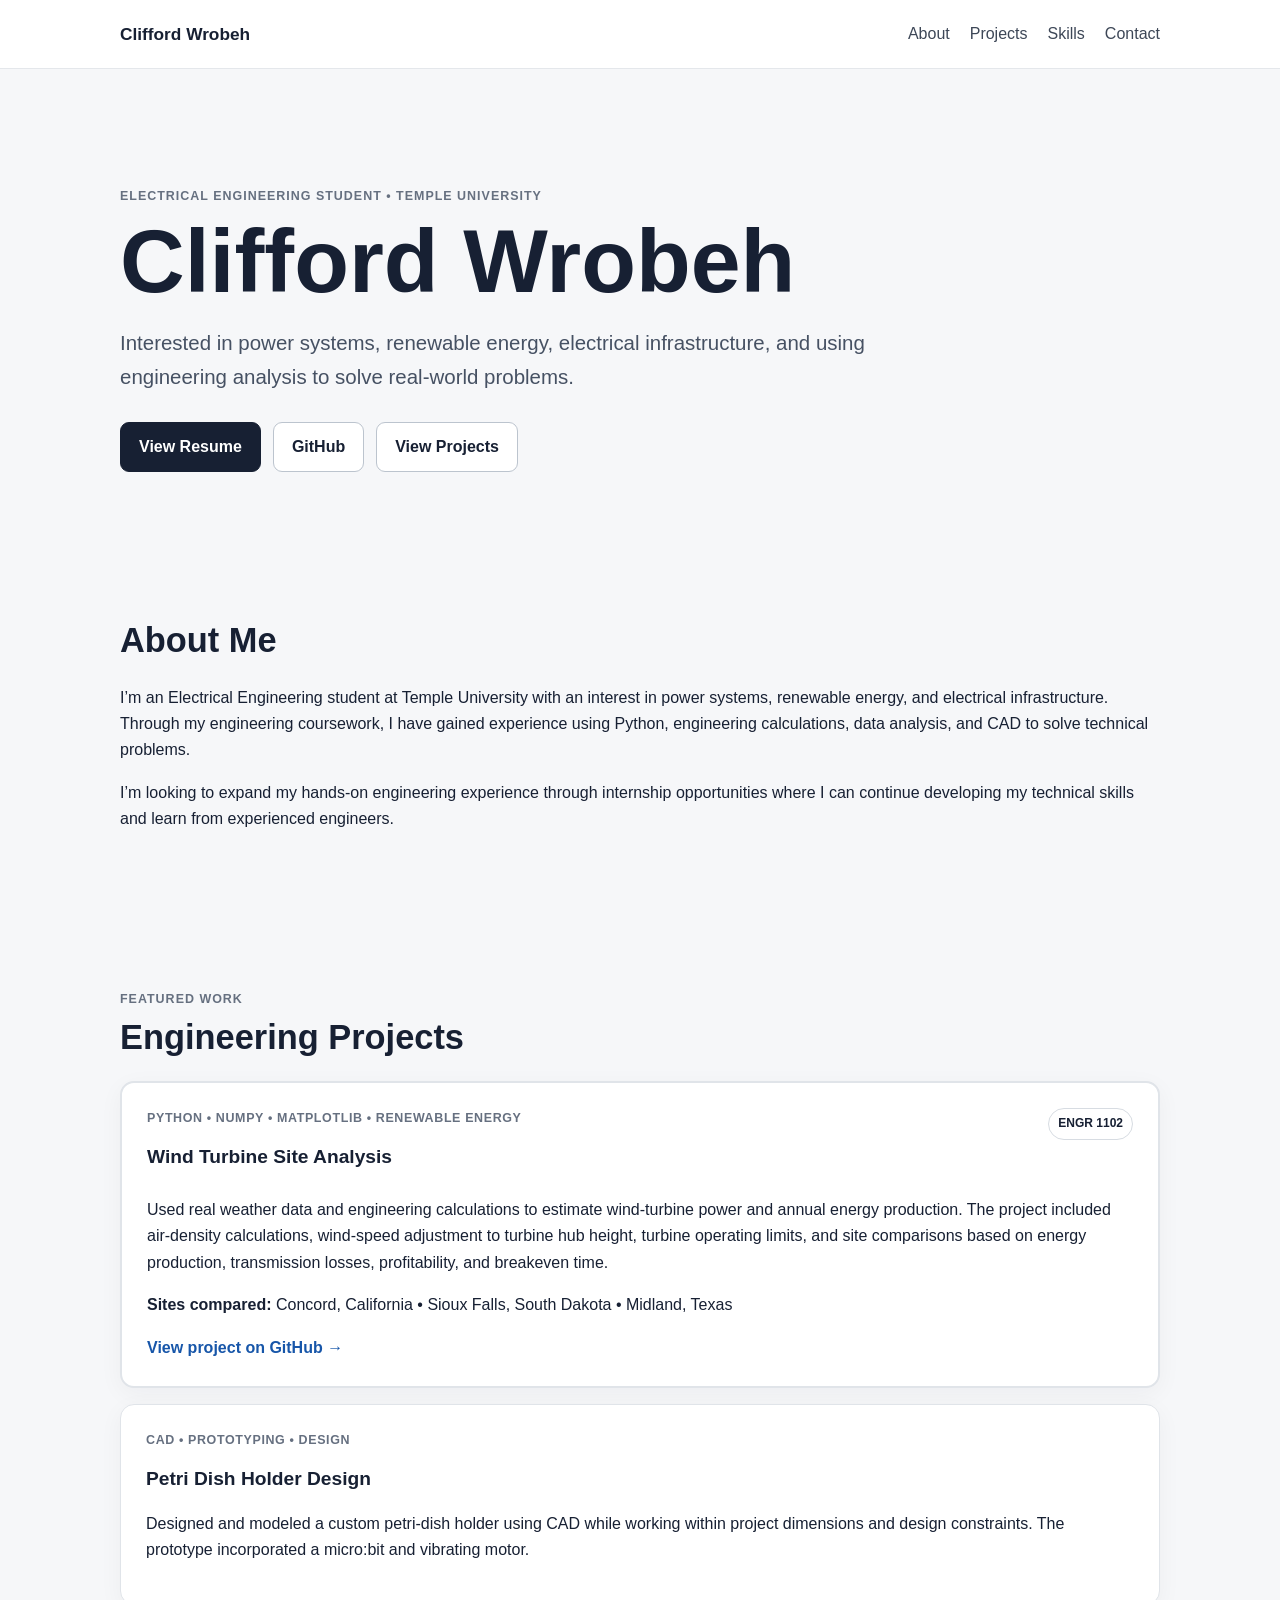
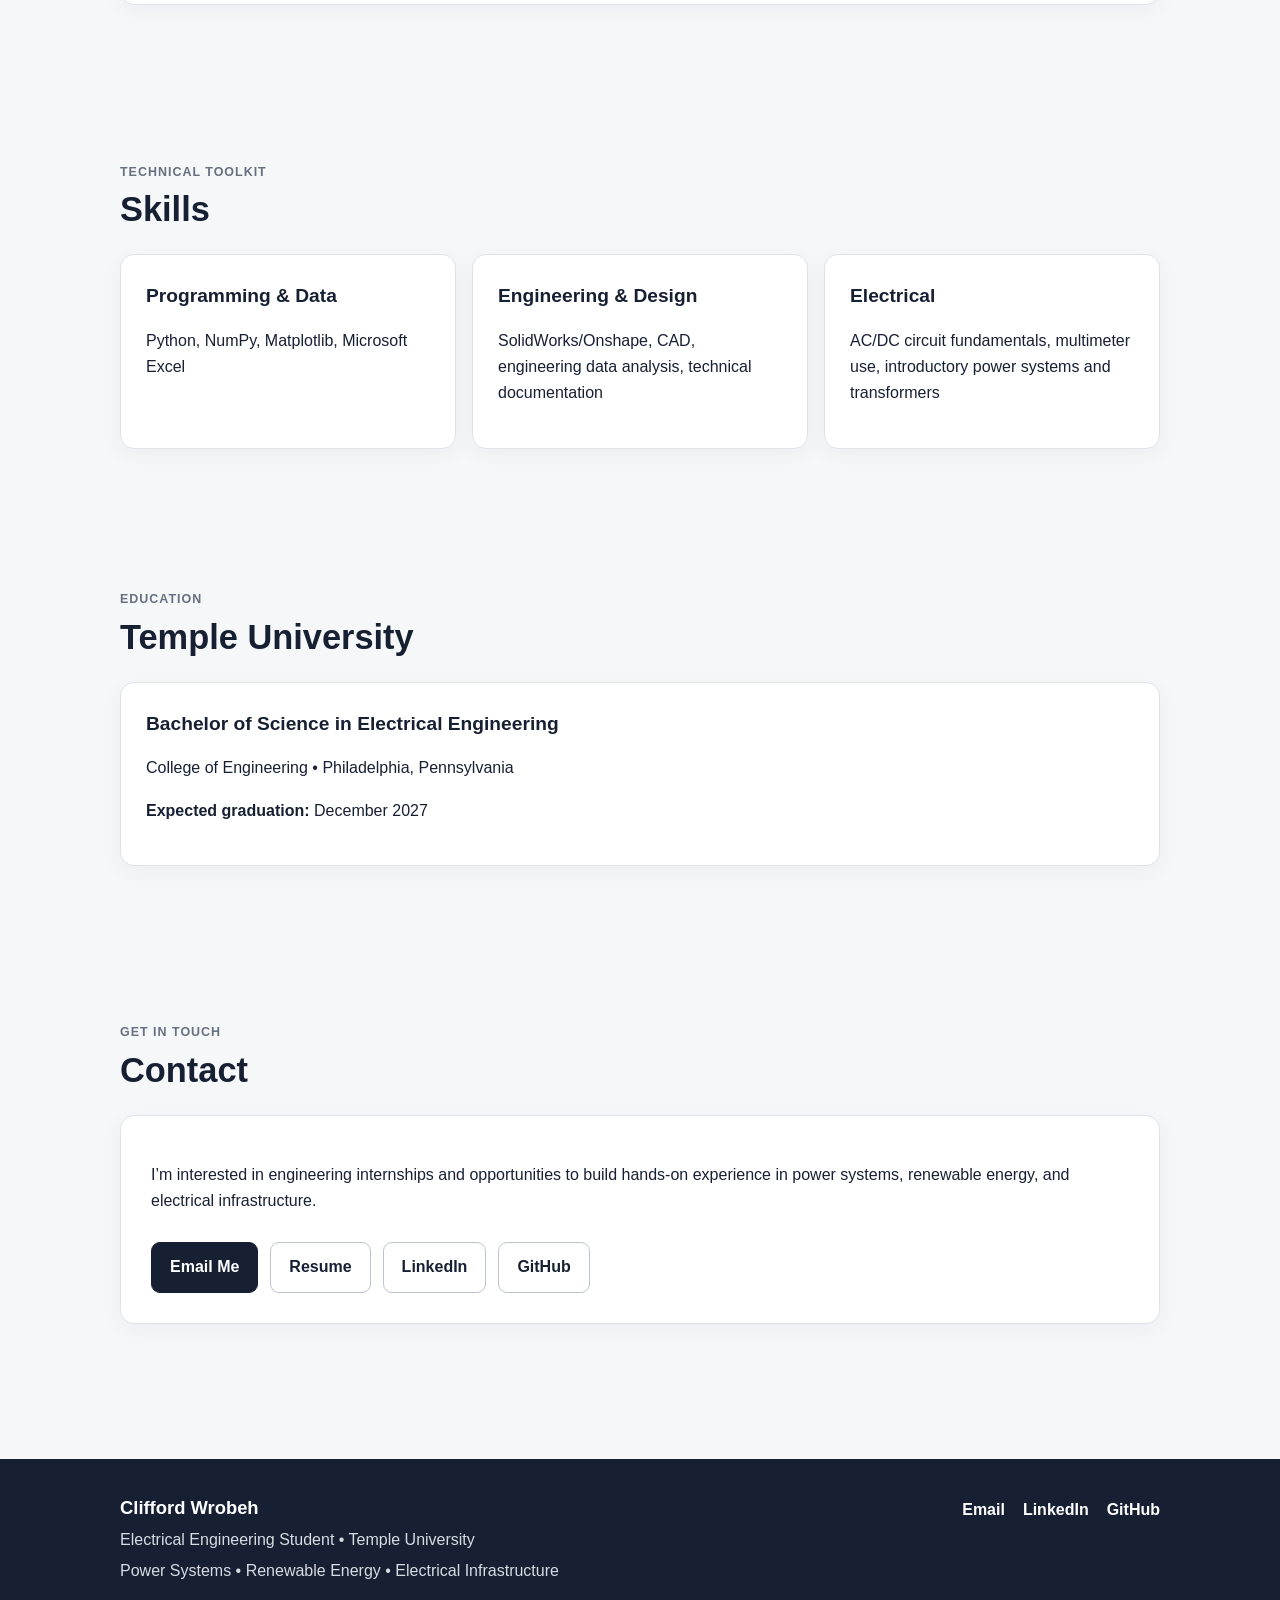
<file: index.html>
<!doctype html>
<html lang="en">
<head>
  <meta charset="utf-8">
  <meta name="viewport" content="width=device-width,initial-scale=1">
  <title>Clifford Wrobeh | Electrical Engineering</title>
  <meta name="description" content="Clifford Wrobeh's electrical engineering portfolio featuring projects, technical skills, education, and professional experience.">
  <link rel="stylesheet" href="style.css">
</head>
<body>
<header>
  <nav class="wrap">
    <a class="brand" href="#top">Clifford Wrobeh</a>
    <div class="navlinks">
      <a href="#about">About</a>
      <a href="#projects">Projects</a>
      <a href="#skills">Skills</a>
      <a href="#contact">Contact</a>
    </div>
  </nav>
</header>

<main id="top">
  <section class="hero wrap">
    <p class="eyebrow">Electrical Engineering Student • Temple University</p>
    <h1>Clifford Wrobeh</h1>
    <p class="lead">Interested in power systems, renewable energy, electrical infrastructure, and using engineering analysis to solve real-world problems.</p>
    <div class="buttons">
      <a class="button primary" href="Clifford_Wrobeh_Resume.pdf" target="_blank" rel="noopener">View Resume</a>
      <a class="button" href="https://github.com/cliffordwrobeh18-ctrl" target="_blank" rel="noopener">GitHub</a>
      <a class="button" href="#projects">View Projects</a>
    </div>
  </section>

  <section id="about" class="wrap section">
    <h2>About Me</h2>
    <p>I’m an Electrical Engineering student at Temple University with an interest in power systems, renewable energy, and electrical infrastructure. Through my engineering coursework, I have gained experience using Python, engineering calculations, data analysis, and CAD to solve technical problems.</p>
    <p>I’m looking to expand my hands-on engineering experience through internship opportunities where I can continue developing my technical skills and learn from experienced engineers.</p>
  </section>

  <section id="projects" class="wrap section">
    <p class="eyebrow">Featured Work</p>
    <h2>Engineering Projects</h2>

    <article class="card featured">
      <div class="project-top">
        <div>
          <p class="tag">Python • NumPy • Matplotlib • Renewable Energy</p>
          <h3>Wind Turbine Site Analysis</h3>
        </div>
        <span class="badge">ENGR 1102</span>
      </div>
      <p>Used real weather data and engineering calculations to estimate wind-turbine power and annual energy production. The project included air-density calculations, wind-speed adjustment to turbine hub height, turbine operating limits, and site comparisons based on energy production, transmission losses, profitability, and breakeven time.</p>
      <p><strong>Sites compared:</strong> Concord, California • Sioux Falls, South Dakota • Midland, Texas</p>
      <a class="textlink" href="https://github.com/cliffordwrobeh18-ctrl/wind-turbine-site-analysis" target="_blank" rel="noopener">View project on GitHub →</a>
    </article>

    <article class="card">
      <p class="tag">CAD • Prototyping • Design</p>
      <h3>Petri Dish Holder Design</h3>
      <p>Designed and modeled a custom petri-dish holder using CAD while working within project dimensions and design constraints. The prototype incorporated a micro:bit and vibrating motor.</p>
    </article>
  </section>

  <section id="skills" class="wrap section">
    <p class="eyebrow">Technical Toolkit</p>
    <h2>Skills</h2>
    <div class="grid">
      <article class="card"><h3>Programming & Data</h3><p>Python, NumPy, Matplotlib, Microsoft Excel</p></article>
      <article class="card"><h3>Engineering & Design</h3><p>SolidWorks/Onshape, CAD, engineering data analysis, technical documentation</p></article>
      <article class="card"><h3>Electrical</h3><p>AC/DC circuit fundamentals, multimeter use, introductory power systems and transformers</p></article>
    </div>
  </section>

  <section class="wrap section">
    <p class="eyebrow">Education</p>
    <h2>Temple University</h2>
    <div class="card">
      <h3>Bachelor of Science in Electrical Engineering</h3>
      <p>College of Engineering • Philadelphia, Pennsylvania</p>
      <p><strong>Expected graduation:</strong> December 2027</p>
    </div>
  </section>

  <section id="contact" class="wrap section">
    <p class="eyebrow">Get in Touch</p>
    <h2>Contact</h2>
    <div class="card contact-card">
      <p>I’m interested in engineering internships and opportunities to build hands-on experience in power systems, renewable energy, and electrical infrastructure.</p>
      <div class="buttons">
        <a class="button primary" href="mailto:cliffordwrobeh18@gmail.com">Email Me</a>
        <a class="button" href="Clifford_Wrobeh_Resume.pdf" target="_blank" rel="noopener">Resume</a>
        <a class="button" href="https://www.linkedin.com/in/clifford-wrobeh-3a6983208" target="_blank" rel="noopener">LinkedIn</a>
        <a class="button" href="https://github.com/cliffordwrobeh18-ctrl" target="_blank" rel="noopener">GitHub</a>
      </div>
    </div>
  </section>
</main>

<footer>
  <div class="wrap footer-inner">
    <div>
      <strong class="footer-name">Clifford Wrobeh</strong>
      <p>Electrical Engineering Student • Temple University</p>
      <p>Power Systems • Renewable Energy • Electrical Infrastructure</p>
    </div>
    <div class="footer-links">
      <a href="mailto:cliffordwrobeh18@gmail.com">Email</a>
      <a href="https://www.linkedin.com/in/clifford-wrobeh-3a6983208" target="_blank" rel="noopener">LinkedIn</a>
      <a href="https://github.com/cliffordwrobeh18-ctrl" target="_blank" rel="noopener">GitHub</a>
    </div>
  </div>
</footer>
</body>
</html>
</file>
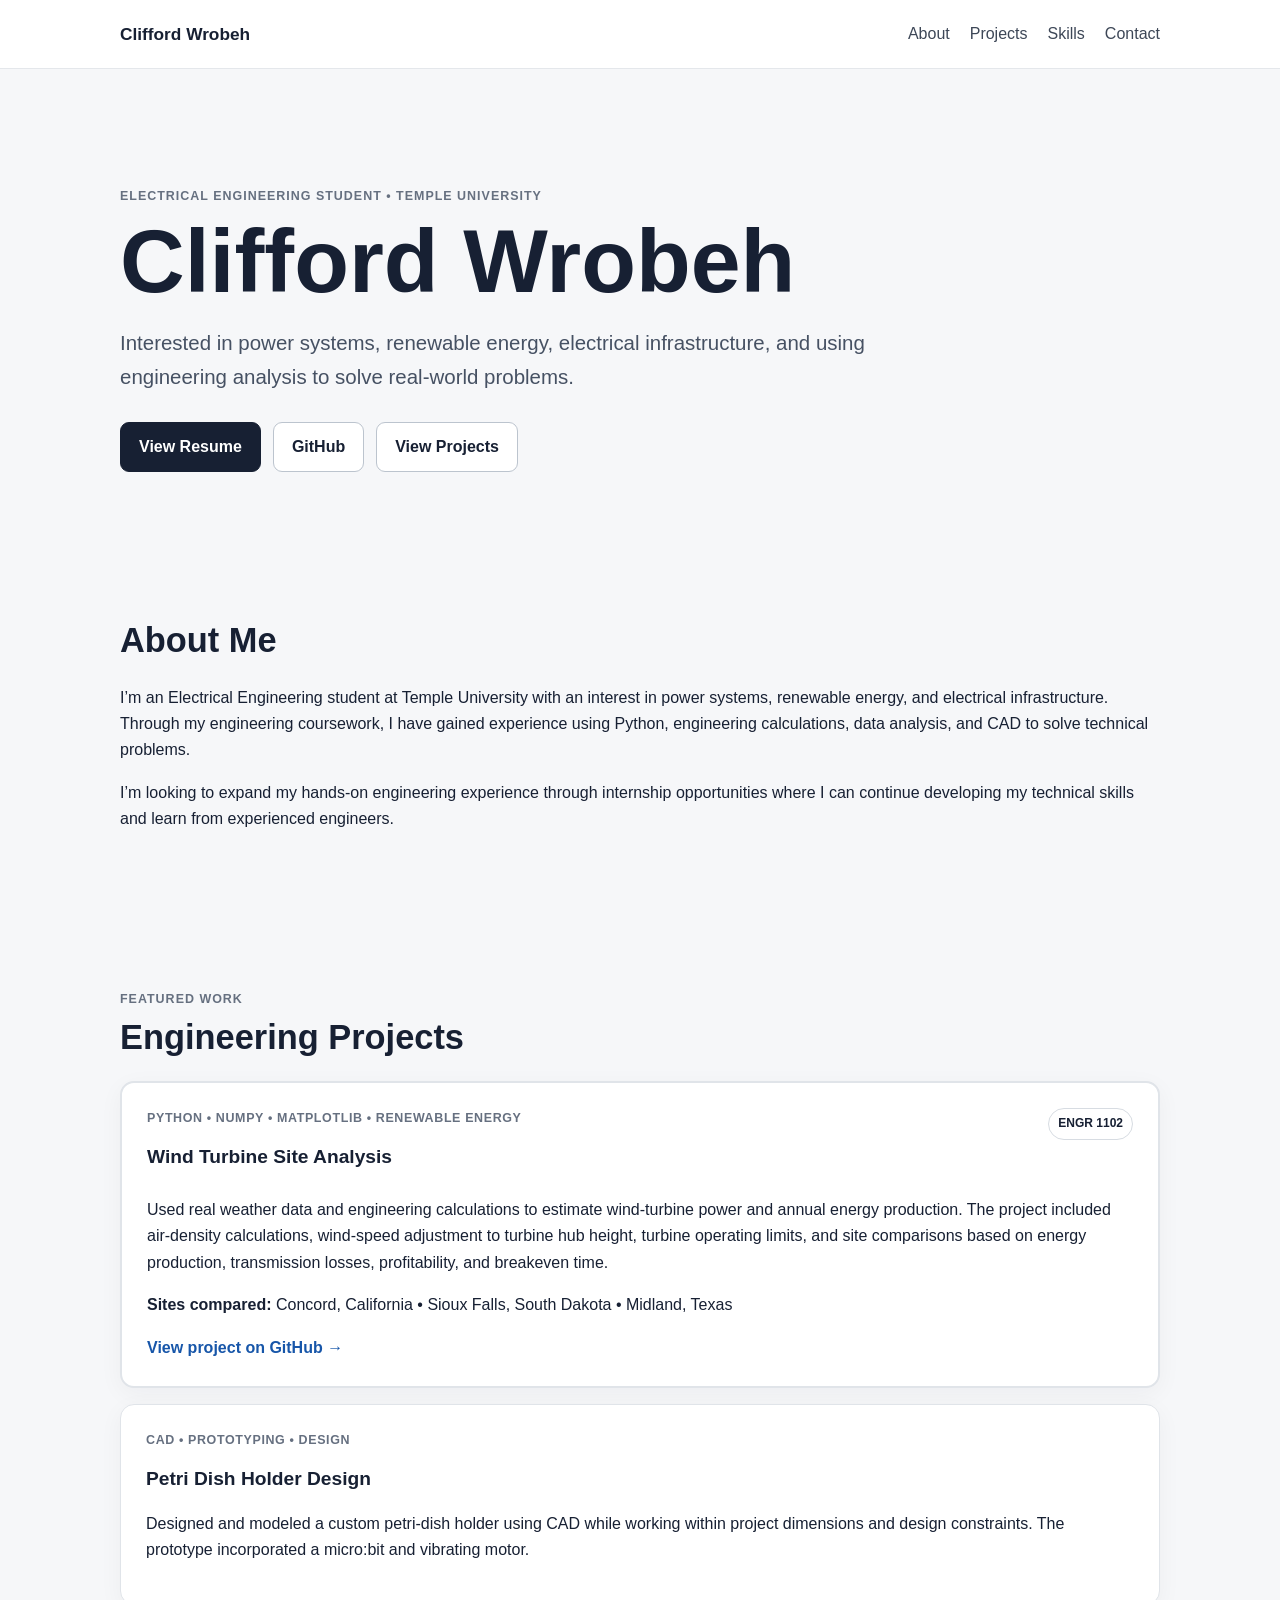
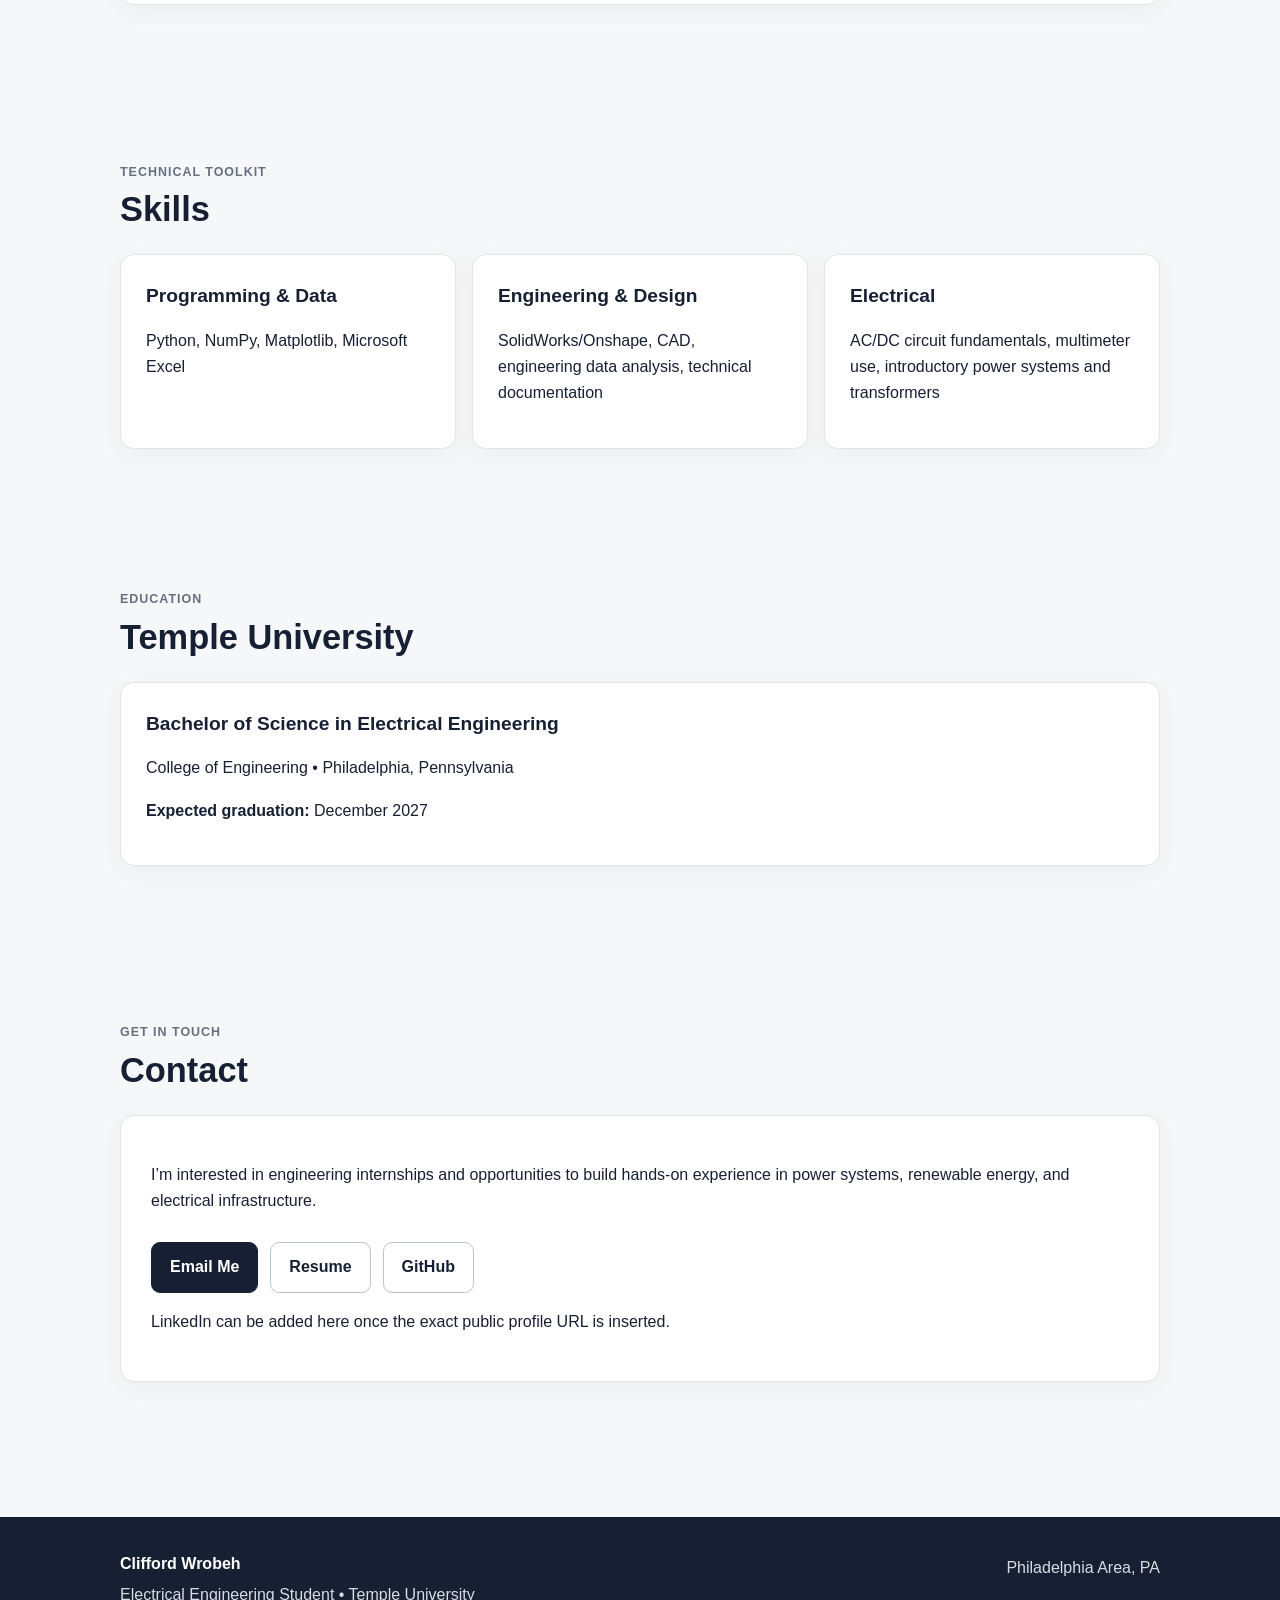
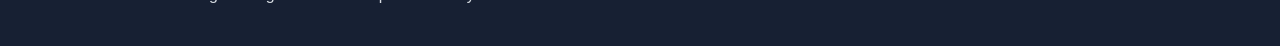
<file: index 2.html>
<!doctype html>
<html lang="en">
<head>
  <meta charset="utf-8">
  <meta name="viewport" content="width=device-width,initial-scale=1">
  <title>Clifford Wrobeh | Electrical Engineering</title>
  <meta name="description" content="Clifford Wrobeh's electrical engineering portfolio featuring projects, technical skills, education, and professional experience.">
  <link rel="stylesheet" href="style.css">
</head>
<body>
<header>
  <nav class="wrap">
    <a class="brand" href="#top">Clifford Wrobeh</a>
    <div class="navlinks">
      <a href="#about">About</a>
      <a href="#projects">Projects</a>
      <a href="#skills">Skills</a>
      <a href="#contact">Contact</a>
    </div>
  </nav>
</header>

<main id="top">
  <section class="hero wrap">
    <p class="eyebrow">Electrical Engineering Student • Temple University</p>
    <h1>Clifford Wrobeh</h1>
    <p class="lead">Interested in power systems, renewable energy, electrical infrastructure, and using engineering analysis to solve real-world problems.</p>
    <div class="buttons">
      <a class="button primary" href="Clifford_Wrobeh_Resume.pdf" target="_blank" rel="noopener">View Resume</a>
      <a class="button" href="https://github.com/cliffordwrobeh18-ctrl" target="_blank" rel="noopener">GitHub</a>
      <a class="button" href="#projects">View Projects</a>
    </div>
  </section>

  <section id="about" class="wrap section">
    <h2>About Me</h2>
    <p>I’m an Electrical Engineering student at Temple University with an interest in power systems, renewable energy, and electrical infrastructure. Through my engineering coursework, I have gained experience using Python, engineering calculations, data analysis, and CAD to solve technical problems.</p>
    <p>I’m looking to expand my hands-on engineering experience through internship opportunities where I can continue developing my technical skills and learn from experienced engineers.</p>
  </section>

  <section id="projects" class="wrap section">
    <div class="section-heading">
      <div>
        <p class="eyebrow">Featured Work</p>
        <h2>Engineering Projects</h2>
      </div>
    </div>

    <article class="card featured">
      <div class="project-top">
        <div>
          <p class="tag">Python • NumPy • Matplotlib • Renewable Energy</p>
          <h3>Wind Turbine Site Analysis</h3>
        </div>
        <span class="badge">ENGR 1102</span>
      </div>
      <p>Used real weather data and engineering calculations to estimate wind-turbine power and annual energy production. The project included air-density calculations, wind-speed adjustment to turbine hub height, turbine operating limits, and site comparisons based on energy production, transmission losses, profitability, and breakeven time.</p>
      <p><strong>Sites compared:</strong> Concord, California • Sioux Falls, South Dakota • Midland, Texas</p>
      <a class="textlink" href="https://github.com/cliffordwrobeh18-ctrl/wind-turbine-site-analysis" target="_blank" rel="noopener">View project on GitHub →</a>
    </article>

    <article class="card">
      <p class="tag">CAD • Prototyping • Design</p>
      <h3>Petri Dish Holder Design</h3>
      <p>Designed and modeled a custom petri-dish holder using CAD while working within project dimensions and design constraints. The prototype incorporated a micro:bit and vibrating motor.</p>
    </article>
  </section>

  <section id="skills" class="wrap section">
    <p class="eyebrow">Technical Toolkit</p>
    <h2>Skills</h2>
    <div class="grid">
      <article class="card">
        <h3>Programming & Data</h3>
        <p>Python, NumPy, Matplotlib, Microsoft Excel</p>
      </article>
      <article class="card">
        <h3>Engineering & Design</h3>
        <p>SolidWorks/Onshape, CAD, engineering data analysis, technical documentation</p>
      </article>
      <article class="card">
        <h3>Electrical</h3>
        <p>AC/DC circuit fundamentals, multimeter use, introductory power systems and transformers</p>
      </article>
    </div>
  </section>

  <section class="wrap section">
    <p class="eyebrow">Education</p>
    <h2>Temple University</h2>
    <div class="card">
      <h3>Bachelor of Science in Electrical Engineering</h3>
      <p>College of Engineering • Philadelphia, Pennsylvania</p>
      <p><strong>Expected graduation:</strong> December 2027</p>
    </div>
  </section>

  <section id="contact" class="wrap section">
    <p class="eyebrow">Get in Touch</p>
    <h2>Contact</h2>
    <div class="card contact-card">
      <p>I’m interested in engineering internships and opportunities to build hands-on experience in power systems, renewable energy, and electrical infrastructure.</p>
      <div class="buttons">
        <a class="button primary" href="mailto:cliffordwrobeh18@gmail.com">Email Me</a>
        <a class="button" href="Clifford_Wrobeh_Resume.pdf" target="_blank" rel="noopener">Resume</a>
        <a class="button" href="https://github.com/cliffordwrobeh18-ctrl" target="_blank" rel="noopener">GitHub</a>
      </div>
      <p class="small-note">LinkedIn can be added here once the exact public profile URL is inserted.</p>
    </div>
  </section>
</main>

<footer>
  <div class="wrap footer-inner">
    <div>
      <strong>Clifford Wrobeh</strong>
      <p>Electrical Engineering Student • Temple University</p>
    </div>
    <p>Philadelphia Area, PA</p>
  </div>
</footer>
</body>
</html>
</file>
<file: style.css>
*{box-sizing:border-box}
html{scroll-behavior:smooth}
body{margin:0;font-family:Arial,Helvetica,sans-serif;color:#172033;background:#f6f7f9;line-height:1.65}
a{color:#1756a9;text-decoration:none}
a:hover{text-decoration:underline}
.wrap{width:min(1040px,90%);margin:auto}
header{background:rgba(255,255,255,.96);border-bottom:1px solid #e4e7eb;position:sticky;top:0;z-index:5;backdrop-filter:blur(8px)}
nav{min-height:68px;display:flex;align-items:center;justify-content:space-between;gap:24px}
.brand{font-weight:800;color:#172033;font-size:1.08rem}
.navlinks{display:flex;gap:20px;flex-wrap:wrap}
.navlinks a{color:#3d4757}
.hero{padding:105px 0 85px}
.eyebrow{font-weight:800;text-transform:uppercase;letter-spacing:.08em;font-size:.78rem;color:#667080;margin-bottom:8px}
.hero h1{font-size:clamp(3rem,8vw,5.6rem);line-height:.98;margin:.12em 0 .22em}
.lead{font-size:1.28rem;max-width:780px;color:#465163}
.buttons{display:flex;gap:12px;margin-top:28px;flex-wrap:wrap}
.button{display:inline-block;border:1px solid #bcc4ce;padding:11px 18px;border-radius:9px;font-weight:700;background:#fff;color:#172033}
.button.primary{background:#172033;color:#fff;border-color:#172033}
.section{padding:64px 0}
.section h2{font-size:2.15rem;margin:0 0 24px;line-height:1.15}
.card{background:#fff;border:1px solid #e0e4e9;border-radius:14px;padding:25px;margin:16px 0;box-shadow:0 6px 24px rgba(20,30,50,.045)}
.featured{border-width:2px}
.project-top{display:flex;justify-content:space-between;gap:20px;align-items:start}
.card h3{margin-top:0;margin-bottom:8px;font-size:1.2rem}
.tag{font-size:.78rem;font-weight:800;text-transform:uppercase;letter-spacing:.05em;color:#667080;margin-top:0}
.badge{font-size:.75rem;font-weight:800;border:1px solid #d7dce2;padding:5px 9px;border-radius:999px;white-space:nowrap}
.textlink{font-weight:800}
.grid{display:grid;grid-template-columns:repeat(3,1fr);gap:16px}
.grid .card{margin:0}
.contact-card{padding:30px}
footer{margin-top:55px;background:#172033;color:#fff;padding:34px 0}
.footer-inner{display:flex;justify-content:space-between;gap:28px;align-items:flex-start}
.footer-name{font-size:1.15rem}
footer p{margin:.25rem 0;color:#d7dce2}
.footer-links{display:flex;gap:18px;flex-wrap:wrap;padding-top:4px}
.footer-links a{color:#fff;font-weight:700}
@media(max-width:700px){
  nav{align-items:flex-start;padding:16px 0;flex-direction:column}
  .navlinks{gap:13px}
  .hero{padding:70px 0 50px}
  .grid{grid-template-columns:1fr}
  .section{padding:48px 0}
  .project-top,.footer-inner{flex-direction:column}
  .badge{align-self:flex-start}
  footer{padding:30px 0}
}
</file>
